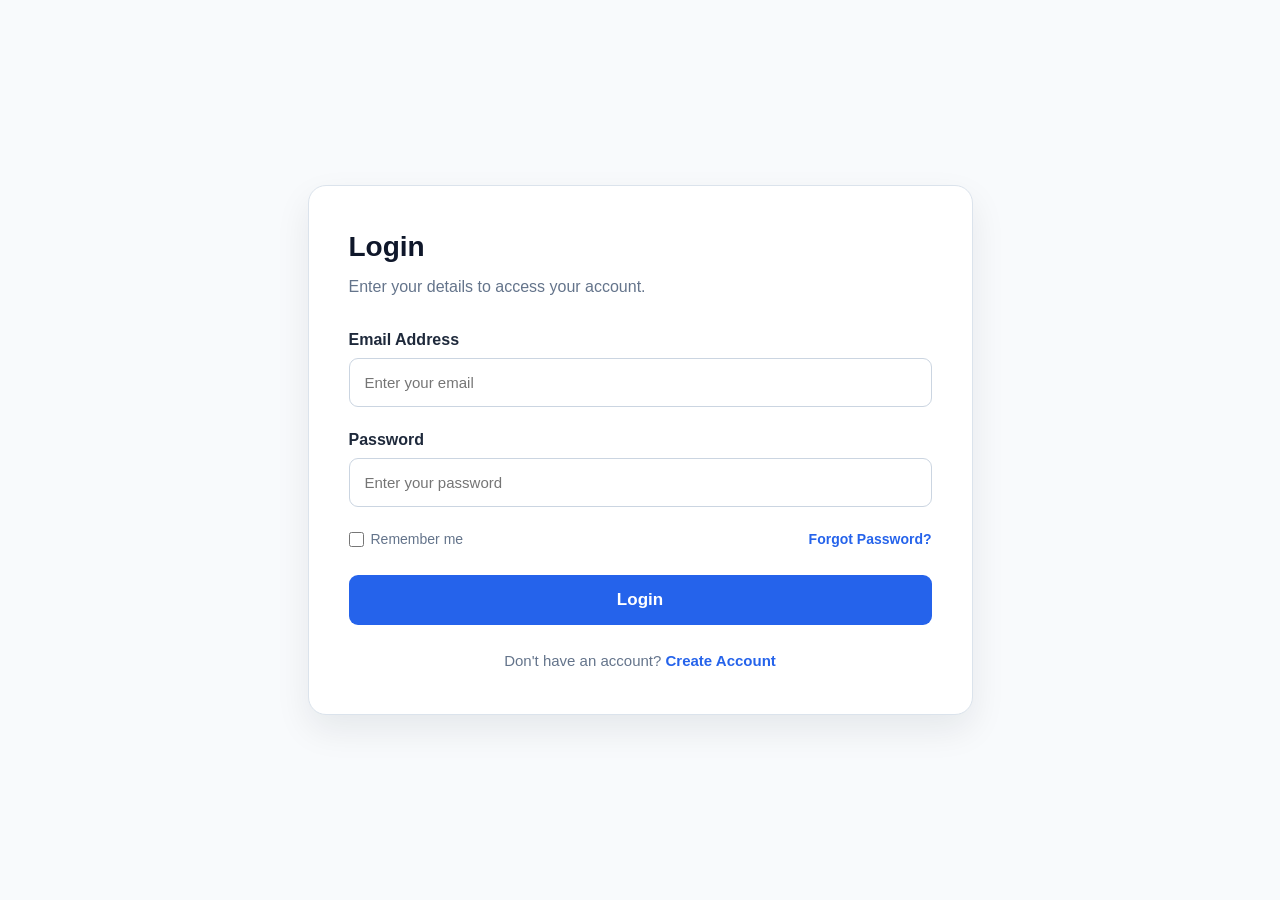
<file: vehicle_management/pages/login.html>
<!DOCTYPE html>
<html lang="en">

<head>

    <meta charset="UTF-8">

    <meta name="viewport" content="width=device-width, initial-scale=1.0">

    <title>Login - VehicleRent</title>

    <style>

        * {
            margin: 0;
            padding: 0;
            box-sizing: border-box;
        }

        body {
            font-family: Arial, Helvetica, sans-serif;
            background: #f8fafc;
            color: #1e293b;
        }

        .login-container {
            min-height: 100vh;

            display: flex;
            align-items: center;
            justify-content: center;

            padding: 40px 20px;
        }

        .login-card {
            width: 100%;
            max-width: 665px;

            background: white;

            border: 1px solid #dbe3ec;
            border-radius: 18px;

            padding: 45px 40px;

            box-shadow: 0 15px 35px rgba(15, 23, 42, 0.08);
        }

        .login-card h1 {
            font-size: 28px;
            color: #0f172a;
            margin-bottom: 15px;
        }

        .login-subtitle {
            color: #64748b;
            font-size: 16px;
            margin-bottom: 35px;
        }

        .login-form-group {
            margin-bottom: 24px;
        }

        .login-form-group label {
            display: block;

            color: #1e293b;

            font-size: 16px;
            font-weight: 700;

            margin-bottom: 9px;
        }

        .login-form-group input {
            width: 100%;
            height: 49px;

            padding: 0 15px;

            border: 1px solid #cbd5e1;
            border-radius: 9px;

            outline: none;

            font-size: 15px;

            background: white;
        }

        .login-form-group input:focus {
            border-color: #2563eb;
        }

        .login-options {
            display: flex;

            align-items: center;
            justify-content: space-between;

            margin: 8px 0 28px;
        }

        .remember {
            display: flex;
            align-items: center;

            gap: 7px;

            color: #64748b;
            font-size: 14px;
        }

        .remember input {
            width: 15px;
            height: 15px;
        }

        .login-options a {
            color: #2563eb;

            font-size: 14px;
            font-weight: 700;

            text-decoration: none;
        }

        .login-button {
            width: 100%;
            height: 50px;

            border: none;
            border-radius: 9px;

            background: #2563eb;
            color: white;

            font-size: 17px;
            font-weight: 700;

            cursor: pointer;
        }

        .login-button:hover {
            background: #1d4ed8;
        }

        .create-account {
            text-align: center;

            color: #64748b;

            font-size: 15px;

            margin-top: 27px;
        }

        .create-account a {
            color: #2563eb;
            font-weight: 700;

            text-decoration: none;
        }


        /* MOBILE */

        @media (max-width: 700px) {

            .login-container {
                padding: 25px 15px;
            }

            .login-card {
                padding: 30px 25px;
            }

            .login-card h1 {
                font-size: 26px;
            }

        }


        @media (max-width: 480px) {

            .login-card {
                padding: 25px 20px;
            }

            .login-options {
                flex-direction: column;
                align-items: flex-start;
                gap: 15px;
            }

        }

    </style>

</head>


<body>


    <main class="login-container">

        <div class="login-card">

            <h1>Login</h1>

            <p class="login-subtitle">
                Enter your details to access your account.
            </p>


            <div class="login-form-group">

                <label for="email">
                    Email Address
                </label>

                <input
                    type="email"
                    id="email"
                    placeholder="Enter your email"
                >

            </div>


            <div class="login-form-group">

                <label for="password">
                    Password
                </label>

                <input
                    type="password"
                    id="password"
                    placeholder="Enter your password"
                >

            </div>


            <div class="login-options">

                <label class="remember">

                    <input type="checkbox">

                    <span>
                        Remember me
                    </span>

                </label>


                <a href="#">
                    Forgot Password?
                </a>

            </div>


            <button class="login-button">
                Login
            </button>


            <p class="create-account">

                Don't have an account?

                <a href="signup.html">
                    Create Account
                </a>

            </p>

        </div>

    </main>


</body>

</html>
</file>
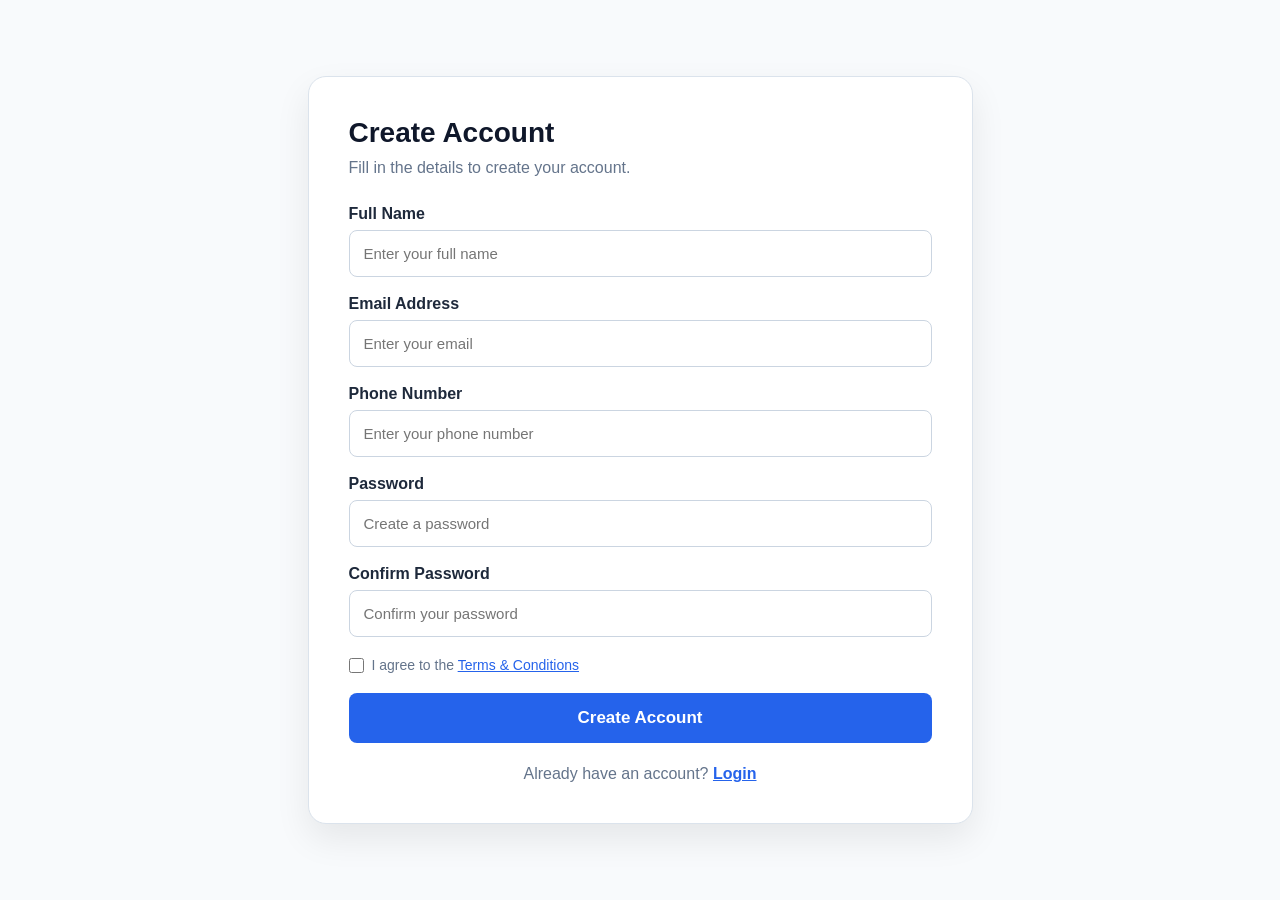
<file: vehicle_management/pages/signup.html>
<!DOCTYPE html>
<html lang="en">

<head>

    <meta charset="UTF-8">

    <meta name="viewport" content="width=device-width, initial-scale=1.0">

    <title>Sign Up</title>

    <style>

        * {
            box-sizing: border-box;
            margin: 0;
            padding: 0;
        }

        body {
            font-family: Arial, sans-serif;
            background: #f8fafc;
        }

        .signup-container {
            min-height: 100vh;

            display: flex;
            justify-content: center;
            align-items: center;

            padding: 30px;
        }

        .signup-box {
            width: 100%;
            max-width: 665px;

            background: white;

            padding: 40px;

            border: 1px solid #dbe3ec;
            border-radius: 18px;

            box-shadow: 0 15px 35px rgba(0, 0, 0, 0.08);
        }

        .signup-box h1 {
            font-size: 28px;
            margin-bottom: 10px;
            color: #0f172a;
        }

        .signup-box > p {
            color: #64748b;
            margin-bottom: 28px;
        }

        .form-group {
            margin-bottom: 18px;
        }

        .form-group label {
            display: block;

            font-weight: bold;
            color: #1e293b;

            margin-bottom: 7px;
        }

        .form-group input {
            width: 100%;

            height: 47px;

            padding: 10px 14px;

            border: 1px solid #cbd5e1;
            border-radius: 8px;

            font-size: 15px;

            outline: none;
        }

        .form-group input:focus {
            border-color: #2563eb;
        }

        .terms {
            display: flex;

            align-items: center;

            gap: 8px;

            margin: 20px 0;

            color: #64748b;

            font-size: 14px;
        }

        .terms input {
            width: 15px;
            height: 15px;
        }

        .terms a {
            color: #2563eb;
        }

        .signup-button {
            width: 100%;

            height: 50px;

            border: none;
            border-radius: 8px;

            background: #2563eb;
            color: white;

            font-size: 17px;
            font-weight: bold;

            cursor: pointer;
        }

        .signup-button:hover {
            background: #1d4ed8;
        }

        .login-link {
            text-align: center;

            margin-top: 22px;

            color: #64748b;
        }

        .login-link a {
            color: #2563eb;
            font-weight: bold;
        }


        /* Mobile */

        @media (max-width: 600px) {

            .signup-container {
                padding: 20px;
            }

            .signup-box {
                padding: 25px;
            }

            .signup-box h1 {
                font-size: 25px;
            }

        }

    </style>

</head>


<body>


    <div class="signup-container">

        <div class="signup-box">

            <h1>
                Create Account
            </h1>

            <p>
                Fill in the details to create your account.
            </p>


            <div class="form-group">

                <label>
                    Full Name
                </label>

                <input
                    type="text"
                    placeholder="Enter your full name"
                >

            </div>


            <div class="form-group">

                <label>
                    Email Address
                </label>

                <input
                    type="email"
                    placeholder="Enter your email"
                >

            </div>


            <div class="form-group">

                <label>
                    Phone Number
                </label>

                <input
                    type="text"
                    placeholder="Enter your phone number"
                >

            </div>


            <div class="form-group">

                <label>
                    Password
                </label>

                <input
                    type="password"
                    placeholder="Create a password"
                >

            </div>


            <div class="form-group">

                <label>
                    Confirm Password
                </label>

                <input
                    type="password"
                    placeholder="Confirm your password"
                >

            </div>


            <label class="terms">

                <input type="checkbox">

                <span>
                    I agree to the
                    <a href="#">
                        Terms & Conditions
                    </a>
                </span>

            </label>


            <button class="signup-button">
                Create Account
            </button>


            <div class="login-link">

                Already have an account?

                <a href="login.html">
                    Login
                </a>

            </div>

        </div>

    </div>


</body>

</html>
</file>
